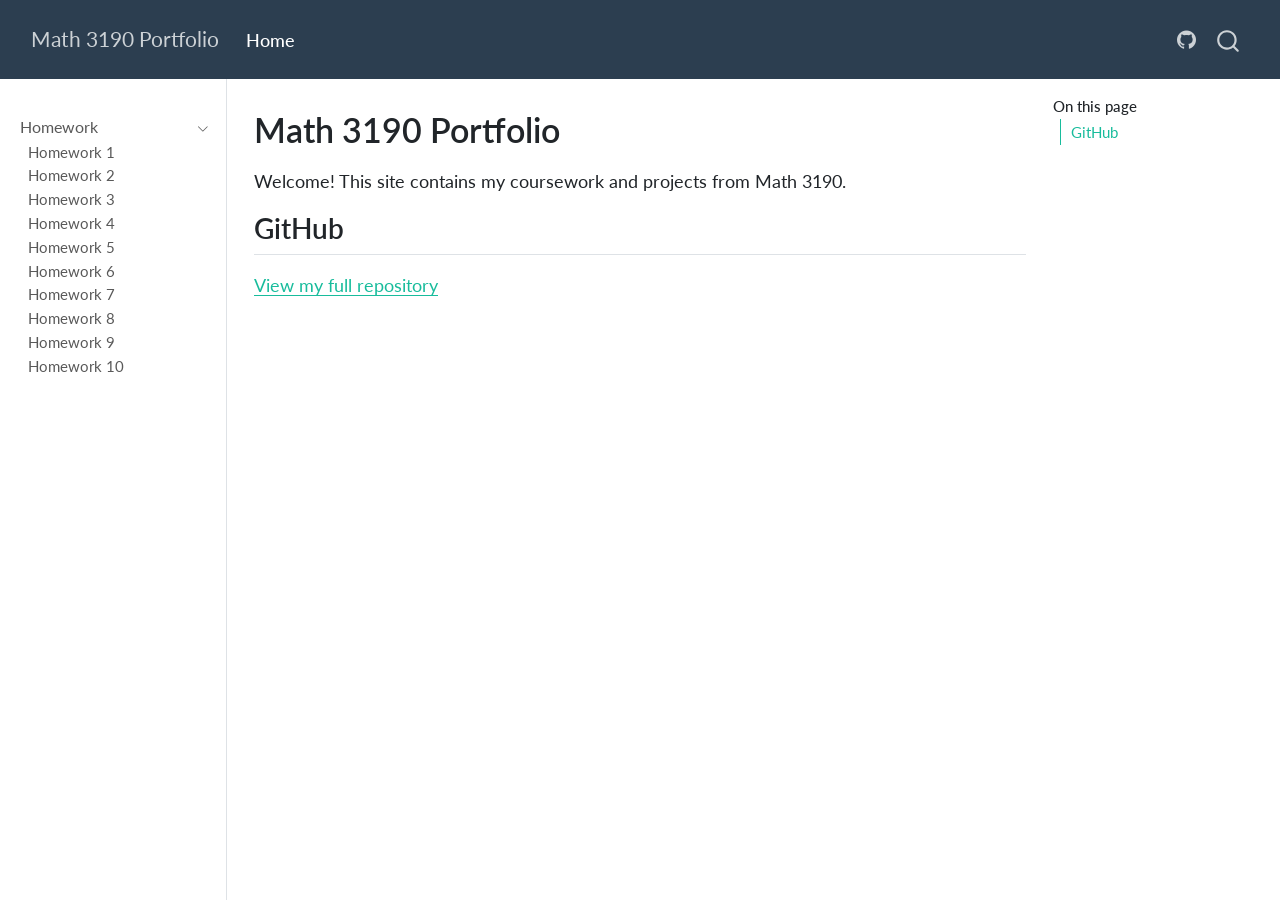
<file: docs/index.html>
<!DOCTYPE html>
<html xmlns="http://www.w3.org/1999/xhtml" lang="en" xml:lang="en"><head>

<meta charset="utf-8">
<meta name="generator" content="quarto-1.7.32">

<meta name="viewport" content="width=device-width, initial-scale=1.0, user-scalable=yes">


<title>Math 3190 Portfolio</title>
<style>
code{white-space: pre-wrap;}
span.smallcaps{font-variant: small-caps;}
div.columns{display: flex; gap: min(4vw, 1.5em);}
div.column{flex: auto; overflow-x: auto;}
div.hanging-indent{margin-left: 1.5em; text-indent: -1.5em;}
ul.task-list{list-style: none;}
ul.task-list li input[type="checkbox"] {
  width: 0.8em;
  margin: 0 0.8em 0.2em -1em; /* quarto-specific, see https://github.com/quarto-dev/quarto-cli/issues/4556 */ 
  vertical-align: middle;
}
</style>


<script src="site_libs/quarto-nav/quarto-nav.js"></script>
<script src="site_libs/quarto-nav/headroom.min.js"></script>
<script src="site_libs/clipboard/clipboard.min.js"></script>
<script src="site_libs/quarto-search/autocomplete.umd.js"></script>
<script src="site_libs/quarto-search/fuse.min.js"></script>
<script src="site_libs/quarto-search/quarto-search.js"></script>
<meta name="quarto:offset" content="./">
<script src="site_libs/quarto-html/quarto.js" type="module"></script>
<script src="site_libs/quarto-html/tabsets/tabsets.js" type="module"></script>
<script src="site_libs/quarto-html/popper.min.js"></script>
<script src="site_libs/quarto-html/tippy.umd.min.js"></script>
<script src="site_libs/quarto-html/anchor.min.js"></script>
<link href="site_libs/quarto-html/tippy.css" rel="stylesheet">
<link href="site_libs/quarto-html/quarto-syntax-highlighting-37eea08aefeeee20ff55810ff984fec1.css" rel="stylesheet" id="quarto-text-highlighting-styles">
<script src="site_libs/bootstrap/bootstrap.min.js"></script>
<link href="site_libs/bootstrap/bootstrap-icons.css" rel="stylesheet">
<link href="site_libs/bootstrap/bootstrap-bb7e4cd9a92490c9c96cf3773fe6ca39.min.css" rel="stylesheet" append-hash="true" id="quarto-bootstrap" data-mode="light">
<script id="quarto-search-options" type="application/json">{
  "location": "navbar",
  "copy-button": false,
  "collapse-after": 3,
  "panel-placement": "end",
  "type": "overlay",
  "limit": 50,
  "keyboard-shortcut": [
    "f",
    "/",
    "s"
  ],
  "show-item-context": false,
  "language": {
    "search-no-results-text": "No results",
    "search-matching-documents-text": "matching documents",
    "search-copy-link-title": "Copy link to search",
    "search-hide-matches-text": "Hide additional matches",
    "search-more-match-text": "more match in this document",
    "search-more-matches-text": "more matches in this document",
    "search-clear-button-title": "Clear",
    "search-text-placeholder": "",
    "search-detached-cancel-button-title": "Cancel",
    "search-submit-button-title": "Submit",
    "search-label": "Search"
  }
}</script>


<link rel="stylesheet" href="styles.css">
</head>

<body class="nav-sidebar docked nav-fixed quarto-light">

<div id="quarto-search-results"></div>
  <header id="quarto-header" class="headroom fixed-top">
    <nav class="navbar navbar-expand-lg " data-bs-theme="dark">
      <div class="navbar-container container-fluid">
      <div class="navbar-brand-container mx-auto">
    <a class="navbar-brand" href="./index.html">
    <span class="navbar-title">Math 3190 Portfolio</span>
    </a>
  </div>
            <div id="quarto-search" class="" title="Search"></div>
          <button class="navbar-toggler" type="button" data-bs-toggle="collapse" data-bs-target="#navbarCollapse" aria-controls="navbarCollapse" role="menu" aria-expanded="false" aria-label="Toggle navigation" onclick="if (window.quartoToggleHeadroom) { window.quartoToggleHeadroom(); }">
  <span class="navbar-toggler-icon"></span>
</button>
          <div class="collapse navbar-collapse" id="navbarCollapse">
            <ul class="navbar-nav navbar-nav-scroll me-auto">
  <li class="nav-item">
    <a class="nav-link active" href="./index.html" aria-current="page"> 
<span class="menu-text">Home</span></a>
  </li>  
</ul>
            <ul class="navbar-nav navbar-nav-scroll ms-auto">
  <li class="nav-item compact">
    <a class="nav-link" href="https://github.com/RMMcMurray/Math-3190-Projects"> <i class="bi bi-github" role="img">
</i> 
<span class="menu-text"></span></a>
  </li>  
</ul>
          </div> <!-- /navcollapse -->
            <div class="quarto-navbar-tools">
</div>
      </div> <!-- /container-fluid -->
    </nav>
  <nav class="quarto-secondary-nav">
    <div class="container-fluid d-flex">
      <button type="button" class="quarto-btn-toggle btn" data-bs-toggle="collapse" role="button" data-bs-target=".quarto-sidebar-collapse-item" aria-controls="quarto-sidebar" aria-expanded="false" aria-label="Toggle sidebar navigation" onclick="if (window.quartoToggleHeadroom) { window.quartoToggleHeadroom(); }">
        <i class="bi bi-layout-text-sidebar-reverse"></i>
      </button>
        <nav class="quarto-page-breadcrumbs" aria-label="breadcrumb"><ol class="breadcrumb"><li class="breadcrumb-item">Math 3190 Portfolio</li></ol></nav>
        <a class="flex-grow-1" role="navigation" data-bs-toggle="collapse" data-bs-target=".quarto-sidebar-collapse-item" aria-controls="quarto-sidebar" aria-expanded="false" aria-label="Toggle sidebar navigation" onclick="if (window.quartoToggleHeadroom) { window.quartoToggleHeadroom(); }">      
        </a>
    </div>
  </nav>
</header>
<!-- content -->
<div id="quarto-content" class="quarto-container page-columns page-rows-contents page-layout-article page-navbar">
<!-- sidebar -->
  <nav id="quarto-sidebar" class="sidebar collapse collapse-horizontal quarto-sidebar-collapse-item sidebar-navigation docked overflow-auto">
    <div class="sidebar-menu-container"> 
    <ul class="list-unstyled mt-1">
        <li class="sidebar-item sidebar-item-section">
      <div class="sidebar-item-container"> 
            <a class="sidebar-item-text sidebar-link text-start" data-bs-toggle="collapse" data-bs-target="#quarto-sidebar-section-1" role="navigation" aria-expanded="true">
 <span class="menu-text">Homework</span></a>
          <a class="sidebar-item-toggle text-start" data-bs-toggle="collapse" data-bs-target="#quarto-sidebar-section-1" role="navigation" aria-expanded="true" aria-label="Toggle section">
            <i class="bi bi-chevron-right ms-2"></i>
          </a> 
      </div>
      <ul id="quarto-sidebar-section-1" class="collapse list-unstyled sidebar-section depth1 show">  
          <li class="sidebar-item">
  <div class="sidebar-item-container"> 
  <a href="./Homework/Homework_1.html" class="sidebar-item-text sidebar-link">
 <span class="menu-text">Homework 1</span></a>
  </div>
</li>
          <li class="sidebar-item">
  <div class="sidebar-item-container"> 
  <a href="./Homework/Homework_2.html" class="sidebar-item-text sidebar-link">
 <span class="menu-text">Homework 2</span></a>
  </div>
</li>
          <li class="sidebar-item">
  <div class="sidebar-item-container"> 
  <a href="./Homework/Homework_3.html" class="sidebar-item-text sidebar-link">
 <span class="menu-text">Homework 3</span></a>
  </div>
</li>
          <li class="sidebar-item">
  <div class="sidebar-item-container"> 
  <a href="./Homework/Homework_4.html" class="sidebar-item-text sidebar-link">
 <span class="menu-text">Homework 4</span></a>
  </div>
</li>
          <li class="sidebar-item">
  <div class="sidebar-item-container"> 
  <a href="./Homework/Homework_5.html" class="sidebar-item-text sidebar-link">
 <span class="menu-text">Homework 5</span></a>
  </div>
</li>
          <li class="sidebar-item">
  <div class="sidebar-item-container"> 
  <a href="./Homework/Homework_6.html" class="sidebar-item-text sidebar-link">
 <span class="menu-text">Homework 6</span></a>
  </div>
</li>
          <li class="sidebar-item">
  <div class="sidebar-item-container"> 
  <a href="./Homework/Homework_7.html" class="sidebar-item-text sidebar-link">
 <span class="menu-text">Homework 7</span></a>
  </div>
</li>
          <li class="sidebar-item">
  <div class="sidebar-item-container"> 
  <a href="./Homework/Homework_8.html" class="sidebar-item-text sidebar-link">
 <span class="menu-text">Homework 8</span></a>
  </div>
</li>
          <li class="sidebar-item">
  <div class="sidebar-item-container"> 
  <a href="./Homework/Homework_9.html" class="sidebar-item-text sidebar-link">
 <span class="menu-text">Homework 9</span></a>
  </div>
</li>
          <li class="sidebar-item">
  <div class="sidebar-item-container"> 
  <a href="./Homework/Homework_10.html" class="sidebar-item-text sidebar-link">
 <span class="menu-text">Homework 10</span></a>
  </div>
</li>
      </ul>
  </li>
    </ul>
    </div>
</nav>
<div id="quarto-sidebar-glass" class="quarto-sidebar-collapse-item" data-bs-toggle="collapse" data-bs-target=".quarto-sidebar-collapse-item"></div>
<!-- margin-sidebar -->
    <div id="quarto-margin-sidebar" class="sidebar margin-sidebar">
        <nav id="TOC" role="doc-toc" class="toc-active">
    <h2 id="toc-title">On this page</h2>
   
  <ul>
  <li><a href="#github" id="toc-github" class="nav-link active" data-scroll-target="#github">GitHub</a></li>
  </ul>
</nav>
    </div>
<!-- main -->
<main class="content" id="quarto-document-content">

<header id="title-block-header" class="quarto-title-block default">
<div class="quarto-title">
<h1 class="title">Math 3190 Portfolio</h1>
</div>



<div class="quarto-title-meta">

    
  
    
  </div>
  


</header>


<p>Welcome! This site contains my coursework and projects from Math 3190.</p>
<section id="github" class="level2">
<h2 class="anchored" data-anchor-id="github">GitHub</h2>
<p><a href="https://github.com/RMMcMurray">View my full repository</a></p>


</section>

</main> <!-- /main -->
<script id="quarto-html-after-body" type="application/javascript">
  window.document.addEventListener("DOMContentLoaded", function (event) {
    const icon = "";
    const anchorJS = new window.AnchorJS();
    anchorJS.options = {
      placement: 'right',
      icon: icon
    };
    anchorJS.add('.anchored');
    const isCodeAnnotation = (el) => {
      for (const clz of el.classList) {
        if (clz.startsWith('code-annotation-')) {                     
          return true;
        }
      }
      return false;
    }
    const onCopySuccess = function(e) {
      // button target
      const button = e.trigger;
      // don't keep focus
      button.blur();
      // flash "checked"
      button.classList.add('code-copy-button-checked');
      var currentTitle = button.getAttribute("title");
      button.setAttribute("title", "Copied!");
      let tooltip;
      if (window.bootstrap) {
        button.setAttribute("data-bs-toggle", "tooltip");
        button.setAttribute("data-bs-placement", "left");
        button.setAttribute("data-bs-title", "Copied!");
        tooltip = new bootstrap.Tooltip(button, 
          { trigger: "manual", 
            customClass: "code-copy-button-tooltip",
            offset: [0, -8]});
        tooltip.show();    
      }
      setTimeout(function() {
        if (tooltip) {
          tooltip.hide();
          button.removeAttribute("data-bs-title");
          button.removeAttribute("data-bs-toggle");
          button.removeAttribute("data-bs-placement");
        }
        button.setAttribute("title", currentTitle);
        button.classList.remove('code-copy-button-checked');
      }, 1000);
      // clear code selection
      e.clearSelection();
    }
    const getTextToCopy = function(trigger) {
        const codeEl = trigger.previousElementSibling.cloneNode(true);
        for (const childEl of codeEl.children) {
          if (isCodeAnnotation(childEl)) {
            childEl.remove();
          }
        }
        return codeEl.innerText;
    }
    const clipboard = new window.ClipboardJS('.code-copy-button:not([data-in-quarto-modal])', {
      text: getTextToCopy
    });
    clipboard.on('success', onCopySuccess);
    if (window.document.getElementById('quarto-embedded-source-code-modal')) {
      const clipboardModal = new window.ClipboardJS('.code-copy-button[data-in-quarto-modal]', {
        text: getTextToCopy,
        container: window.document.getElementById('quarto-embedded-source-code-modal')
      });
      clipboardModal.on('success', onCopySuccess);
    }
      var localhostRegex = new RegExp(/^(?:http|https):\/\/localhost\:?[0-9]*\//);
      var mailtoRegex = new RegExp(/^mailto:/);
        var filterRegex = new RegExp('/' + window.location.host + '/');
      var isInternal = (href) => {
          return filterRegex.test(href) || localhostRegex.test(href) || mailtoRegex.test(href);
      }
      // Inspect non-navigation links and adorn them if external
     var links = window.document.querySelectorAll('a[href]:not(.nav-link):not(.navbar-brand):not(.toc-action):not(.sidebar-link):not(.sidebar-item-toggle):not(.pagination-link):not(.no-external):not([aria-hidden]):not(.dropdown-item):not(.quarto-navigation-tool):not(.about-link)');
      for (var i=0; i<links.length; i++) {
        const link = links[i];
        if (!isInternal(link.href)) {
          // undo the damage that might have been done by quarto-nav.js in the case of
          // links that we want to consider external
          if (link.dataset.originalHref !== undefined) {
            link.href = link.dataset.originalHref;
          }
        }
      }
    function tippyHover(el, contentFn, onTriggerFn, onUntriggerFn) {
      const config = {
        allowHTML: true,
        maxWidth: 500,
        delay: 100,
        arrow: false,
        appendTo: function(el) {
            return el.parentElement;
        },
        interactive: true,
        interactiveBorder: 10,
        theme: 'quarto',
        placement: 'bottom-start',
      };
      if (contentFn) {
        config.content = contentFn;
      }
      if (onTriggerFn) {
        config.onTrigger = onTriggerFn;
      }
      if (onUntriggerFn) {
        config.onUntrigger = onUntriggerFn;
      }
      window.tippy(el, config); 
    }
    const noterefs = window.document.querySelectorAll('a[role="doc-noteref"]');
    for (var i=0; i<noterefs.length; i++) {
      const ref = noterefs[i];
      tippyHover(ref, function() {
        // use id or data attribute instead here
        let href = ref.getAttribute('data-footnote-href') || ref.getAttribute('href');
        try { href = new URL(href).hash; } catch {}
        const id = href.replace(/^#\/?/, "");
        const note = window.document.getElementById(id);
        if (note) {
          return note.innerHTML;
        } else {
          return "";
        }
      });
    }
    const xrefs = window.document.querySelectorAll('a.quarto-xref');
    const processXRef = (id, note) => {
      // Strip column container classes
      const stripColumnClz = (el) => {
        el.classList.remove("page-full", "page-columns");
        if (el.children) {
          for (const child of el.children) {
            stripColumnClz(child);
          }
        }
      }
      stripColumnClz(note)
      if (id === null || id.startsWith('sec-')) {
        // Special case sections, only their first couple elements
        const container = document.createElement("div");
        if (note.children && note.children.length > 2) {
          container.appendChild(note.children[0].cloneNode(true));
          for (let i = 1; i < note.children.length; i++) {
            const child = note.children[i];
            if (child.tagName === "P" && child.innerText === "") {
              continue;
            } else {
              container.appendChild(child.cloneNode(true));
              break;
            }
          }
          if (window.Quarto?.typesetMath) {
            window.Quarto.typesetMath(container);
          }
          return container.innerHTML
        } else {
          if (window.Quarto?.typesetMath) {
            window.Quarto.typesetMath(note);
          }
          return note.innerHTML;
        }
      } else {
        // Remove any anchor links if they are present
        const anchorLink = note.querySelector('a.anchorjs-link');
        if (anchorLink) {
          anchorLink.remove();
        }
        if (window.Quarto?.typesetMath) {
          window.Quarto.typesetMath(note);
        }
        if (note.classList.contains("callout")) {
          return note.outerHTML;
        } else {
          return note.innerHTML;
        }
      }
    }
    for (var i=0; i<xrefs.length; i++) {
      const xref = xrefs[i];
      tippyHover(xref, undefined, function(instance) {
        instance.disable();
        let url = xref.getAttribute('href');
        let hash = undefined; 
        if (url.startsWith('#')) {
          hash = url;
        } else {
          try { hash = new URL(url).hash; } catch {}
        }
        if (hash) {
          const id = hash.replace(/^#\/?/, "");
          const note = window.document.getElementById(id);
          if (note !== null) {
            try {
              const html = processXRef(id, note.cloneNode(true));
              instance.setContent(html);
            } finally {
              instance.enable();
              instance.show();
            }
          } else {
            // See if we can fetch this
            fetch(url.split('#')[0])
            .then(res => res.text())
            .then(html => {
              const parser = new DOMParser();
              const htmlDoc = parser.parseFromString(html, "text/html");
              const note = htmlDoc.getElementById(id);
              if (note !== null) {
                const html = processXRef(id, note);
                instance.setContent(html);
              } 
            }).finally(() => {
              instance.enable();
              instance.show();
            });
          }
        } else {
          // See if we can fetch a full url (with no hash to target)
          // This is a special case and we should probably do some content thinning / targeting
          fetch(url)
          .then(res => res.text())
          .then(html => {
            const parser = new DOMParser();
            const htmlDoc = parser.parseFromString(html, "text/html");
            const note = htmlDoc.querySelector('main.content');
            if (note !== null) {
              // This should only happen for chapter cross references
              // (since there is no id in the URL)
              // remove the first header
              if (note.children.length > 0 && note.children[0].tagName === "HEADER") {
                note.children[0].remove();
              }
              const html = processXRef(null, note);
              instance.setContent(html);
            } 
          }).finally(() => {
            instance.enable();
            instance.show();
          });
        }
      }, function(instance) {
      });
    }
        let selectedAnnoteEl;
        const selectorForAnnotation = ( cell, annotation) => {
          let cellAttr = 'data-code-cell="' + cell + '"';
          let lineAttr = 'data-code-annotation="' +  annotation + '"';
          const selector = 'span[' + cellAttr + '][' + lineAttr + ']';
          return selector;
        }
        const selectCodeLines = (annoteEl) => {
          const doc = window.document;
          const targetCell = annoteEl.getAttribute("data-target-cell");
          const targetAnnotation = annoteEl.getAttribute("data-target-annotation");
          const annoteSpan = window.document.querySelector(selectorForAnnotation(targetCell, targetAnnotation));
          const lines = annoteSpan.getAttribute("data-code-lines").split(",");
          const lineIds = lines.map((line) => {
            return targetCell + "-" + line;
          })
          let top = null;
          let height = null;
          let parent = null;
          if (lineIds.length > 0) {
              //compute the position of the single el (top and bottom and make a div)
              const el = window.document.getElementById(lineIds[0]);
              top = el.offsetTop;
              height = el.offsetHeight;
              parent = el.parentElement.parentElement;
            if (lineIds.length > 1) {
              const lastEl = window.document.getElementById(lineIds[lineIds.length - 1]);
              const bottom = lastEl.offsetTop + lastEl.offsetHeight;
              height = bottom - top;
            }
            if (top !== null && height !== null && parent !== null) {
              // cook up a div (if necessary) and position it 
              let div = window.document.getElementById("code-annotation-line-highlight");
              if (div === null) {
                div = window.document.createElement("div");
                div.setAttribute("id", "code-annotation-line-highlight");
                div.style.position = 'absolute';
                parent.appendChild(div);
              }
              div.style.top = top - 2 + "px";
              div.style.height = height + 4 + "px";
              div.style.left = 0;
              let gutterDiv = window.document.getElementById("code-annotation-line-highlight-gutter");
              if (gutterDiv === null) {
                gutterDiv = window.document.createElement("div");
                gutterDiv.setAttribute("id", "code-annotation-line-highlight-gutter");
                gutterDiv.style.position = 'absolute';
                const codeCell = window.document.getElementById(targetCell);
                const gutter = codeCell.querySelector('.code-annotation-gutter');
                gutter.appendChild(gutterDiv);
              }
              gutterDiv.style.top = top - 2 + "px";
              gutterDiv.style.height = height + 4 + "px";
            }
            selectedAnnoteEl = annoteEl;
          }
        };
        const unselectCodeLines = () => {
          const elementsIds = ["code-annotation-line-highlight", "code-annotation-line-highlight-gutter"];
          elementsIds.forEach((elId) => {
            const div = window.document.getElementById(elId);
            if (div) {
              div.remove();
            }
          });
          selectedAnnoteEl = undefined;
        };
          // Handle positioning of the toggle
      window.addEventListener(
        "resize",
        throttle(() => {
          elRect = undefined;
          if (selectedAnnoteEl) {
            selectCodeLines(selectedAnnoteEl);
          }
        }, 10)
      );
      function throttle(fn, ms) {
      let throttle = false;
      let timer;
        return (...args) => {
          if(!throttle) { // first call gets through
              fn.apply(this, args);
              throttle = true;
          } else { // all the others get throttled
              if(timer) clearTimeout(timer); // cancel #2
              timer = setTimeout(() => {
                fn.apply(this, args);
                timer = throttle = false;
              }, ms);
          }
        };
      }
        // Attach click handler to the DT
        const annoteDls = window.document.querySelectorAll('dt[data-target-cell]');
        for (const annoteDlNode of annoteDls) {
          annoteDlNode.addEventListener('click', (event) => {
            const clickedEl = event.target;
            if (clickedEl !== selectedAnnoteEl) {
              unselectCodeLines();
              const activeEl = window.document.querySelector('dt[data-target-cell].code-annotation-active');
              if (activeEl) {
                activeEl.classList.remove('code-annotation-active');
              }
              selectCodeLines(clickedEl);
              clickedEl.classList.add('code-annotation-active');
            } else {
              // Unselect the line
              unselectCodeLines();
              clickedEl.classList.remove('code-annotation-active');
            }
          });
        }
    const findCites = (el) => {
      const parentEl = el.parentElement;
      if (parentEl) {
        const cites = parentEl.dataset.cites;
        if (cites) {
          return {
            el,
            cites: cites.split(' ')
          };
        } else {
          return findCites(el.parentElement)
        }
      } else {
        return undefined;
      }
    };
    var bibliorefs = window.document.querySelectorAll('a[role="doc-biblioref"]');
    for (var i=0; i<bibliorefs.length; i++) {
      const ref = bibliorefs[i];
      const citeInfo = findCites(ref);
      if (citeInfo) {
        tippyHover(citeInfo.el, function() {
          var popup = window.document.createElement('div');
          citeInfo.cites.forEach(function(cite) {
            var citeDiv = window.document.createElement('div');
            citeDiv.classList.add('hanging-indent');
            citeDiv.classList.add('csl-entry');
            var biblioDiv = window.document.getElementById('ref-' + cite);
            if (biblioDiv) {
              citeDiv.innerHTML = biblioDiv.innerHTML;
            }
            popup.appendChild(citeDiv);
          });
          return popup.innerHTML;
        });
      }
    }
  });
  </script>
</div> <!-- /content -->




</body></html>
</file>
<file: docs/site_libs/quarto-html/tippy.css>
.tippy-box[data-animation=fade][data-state=hidden]{opacity:0}[data-tippy-root]{max-width:calc(100vw - 10px)}.tippy-box{position:relative;background-color:#333;color:#fff;border-radius:4px;font-size:14px;line-height:1.4;white-space:normal;outline:0;transition-property:transform,visibility,opacity}.tippy-box[data-placement^=top]>.tippy-arrow{bottom:0}.tippy-box[data-placement^=top]>.tippy-arrow:before{bottom:-7px;left:0;border-width:8px 8px 0;border-top-color:initial;transform-origin:center top}.tippy-box[data-placement^=bottom]>.tippy-arrow{top:0}.tippy-box[data-placement^=bottom]>.tippy-arrow:before{top:-7px;left:0;border-width:0 8px 8px;border-bottom-color:initial;transform-origin:center bottom}.tippy-box[data-placement^=left]>.tippy-arrow{right:0}.tippy-box[data-placement^=left]>.tippy-arrow:before{border-width:8px 0 8px 8px;border-left-color:initial;right:-7px;transform-origin:center left}.tippy-box[data-placement^=right]>.tippy-arrow{left:0}.tippy-box[data-placement^=right]>.tippy-arrow:before{left:-7px;border-width:8px 8px 8px 0;border-right-color:initial;transform-origin:center right}.tippy-box[data-inertia][data-state=visible]{transition-timing-function:cubic-bezier(.54,1.5,.38,1.11)}.tippy-arrow{width:16px;height:16px;color:#333}.tippy-arrow:before{content:"";position:absolute;border-color:transparent;border-style:solid}.tippy-content{position:relative;padding:5px 9px;z-index:1}
</file>
<file: docs/site_libs/quarto-html/quarto-syntax-highlighting-37eea08aefeeee20ff55810ff984fec1.css>
/* quarto syntax highlight colors */
:root {
  --quarto-hl-ot-color: #003B4F;
  --quarto-hl-at-color: #657422;
  --quarto-hl-ss-color: #20794D;
  --quarto-hl-an-color: #5E5E5E;
  --quarto-hl-fu-color: #4758AB;
  --quarto-hl-st-color: #20794D;
  --quarto-hl-cf-color: #003B4F;
  --quarto-hl-op-color: #5E5E5E;
  --quarto-hl-er-color: #AD0000;
  --quarto-hl-bn-color: #AD0000;
  --quarto-hl-al-color: #AD0000;
  --quarto-hl-va-color: #111111;
  --quarto-hl-bu-color: inherit;
  --quarto-hl-ex-color: inherit;
  --quarto-hl-pp-color: #AD0000;
  --quarto-hl-in-color: #5E5E5E;
  --quarto-hl-vs-color: #20794D;
  --quarto-hl-wa-color: #5E5E5E;
  --quarto-hl-do-color: #5E5E5E;
  --quarto-hl-im-color: #00769E;
  --quarto-hl-ch-color: #20794D;
  --quarto-hl-dt-color: #AD0000;
  --quarto-hl-fl-color: #AD0000;
  --quarto-hl-co-color: #5E5E5E;
  --quarto-hl-cv-color: #5E5E5E;
  --quarto-hl-cn-color: #8f5902;
  --quarto-hl-sc-color: #5E5E5E;
  --quarto-hl-dv-color: #AD0000;
  --quarto-hl-kw-color: #003B4F;
}

/* other quarto variables */
:root {
  --quarto-font-monospace: SFMono-Regular, Menlo, Monaco, Consolas, "Liberation Mono", "Courier New", monospace;
}

/* syntax highlight based on Pandoc's rules */
pre > code.sourceCode > span {
  color: #003B4F;
}

code.sourceCode > span {
  color: #003B4F;
}

div.sourceCode,
div.sourceCode pre.sourceCode {
  color: #003B4F;
}

/* Normal */
code span {
  color: #003B4F;
}

/* Alert */
code span.al {
  color: #AD0000;
  font-style: inherit;
}

/* Annotation */
code span.an {
  color: #5E5E5E;
  font-style: inherit;
}

/* Attribute */
code span.at {
  color: #657422;
  font-style: inherit;
}

/* BaseN */
code span.bn {
  color: #AD0000;
  font-style: inherit;
}

/* BuiltIn */
code span.bu {
  font-style: inherit;
}

/* ControlFlow */
code span.cf {
  color: #003B4F;
  font-weight: bold;
  font-style: inherit;
}

/* Char */
code span.ch {
  color: #20794D;
  font-style: inherit;
}

/* Constant */
code span.cn {
  color: #8f5902;
  font-style: inherit;
}

/* Comment */
code span.co {
  color: #5E5E5E;
  font-style: inherit;
}

/* CommentVar */
code span.cv {
  color: #5E5E5E;
  font-style: italic;
}

/* Documentation */
code span.do {
  color: #5E5E5E;
  font-style: italic;
}

/* DataType */
code span.dt {
  color: #AD0000;
  font-style: inherit;
}

/* DecVal */
code span.dv {
  color: #AD0000;
  font-style: inherit;
}

/* Error */
code span.er {
  color: #AD0000;
  font-style: inherit;
}

/* Extension */
code span.ex {
  font-style: inherit;
}

/* Float */
code span.fl {
  color: #AD0000;
  font-style: inherit;
}

/* Function */
code span.fu {
  color: #4758AB;
  font-style: inherit;
}

/* Import */
code span.im {
  color: #00769E;
  font-style: inherit;
}

/* Information */
code span.in {
  color: #5E5E5E;
  font-style: inherit;
}

/* Keyword */
code span.kw {
  color: #003B4F;
  font-weight: bold;
  font-style: inherit;
}

/* Operator */
code span.op {
  color: #5E5E5E;
  font-style: inherit;
}

/* Other */
code span.ot {
  color: #003B4F;
  font-style: inherit;
}

/* Preprocessor */
code span.pp {
  color: #AD0000;
  font-style: inherit;
}

/* SpecialChar */
code span.sc {
  color: #5E5E5E;
  font-style: inherit;
}

/* SpecialString */
code span.ss {
  color: #20794D;
  font-style: inherit;
}

/* String */
code span.st {
  color: #20794D;
  font-style: inherit;
}

/* Variable */
code span.va {
  color: #111111;
  font-style: inherit;
}

/* VerbatimString */
code span.vs {
  color: #20794D;
  font-style: inherit;
}

/* Warning */
code span.wa {
  color: #5E5E5E;
  font-style: italic;
}

.prevent-inlining {
  content: "</";
}

/*# sourceMappingURL=27d3d809615f7771493d095567f04340.css.map */
</file>
<file: docs/styles.css>
/* css styles */
body {
    font-size: 18px;
}

.navbar {
    font-weight: 500;
}

h1,
h2,
h3 {
    font-weight: 600;
}

.quarto-title-block .quarto-title-banner {
    background: linear-gradient(90deg, #2c3e50, #4ca1af);
    color: white;
}
</file>
